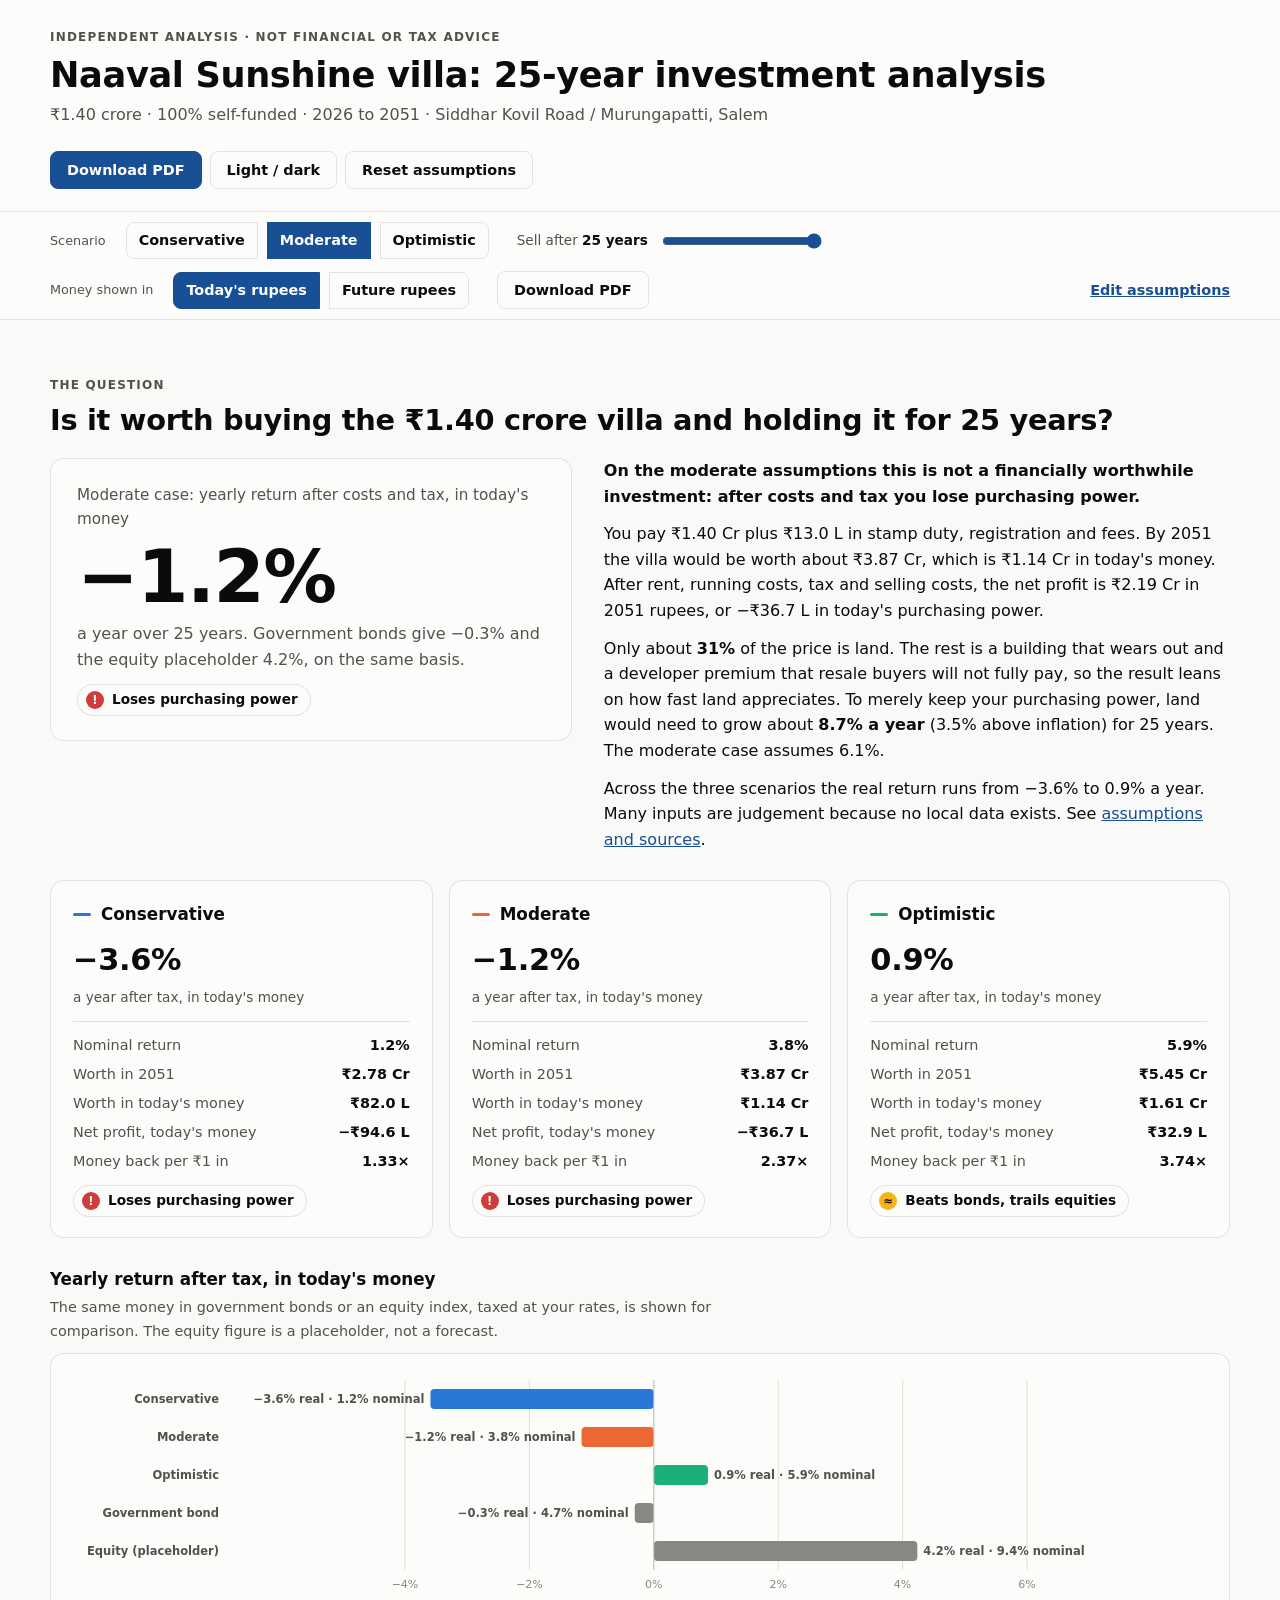
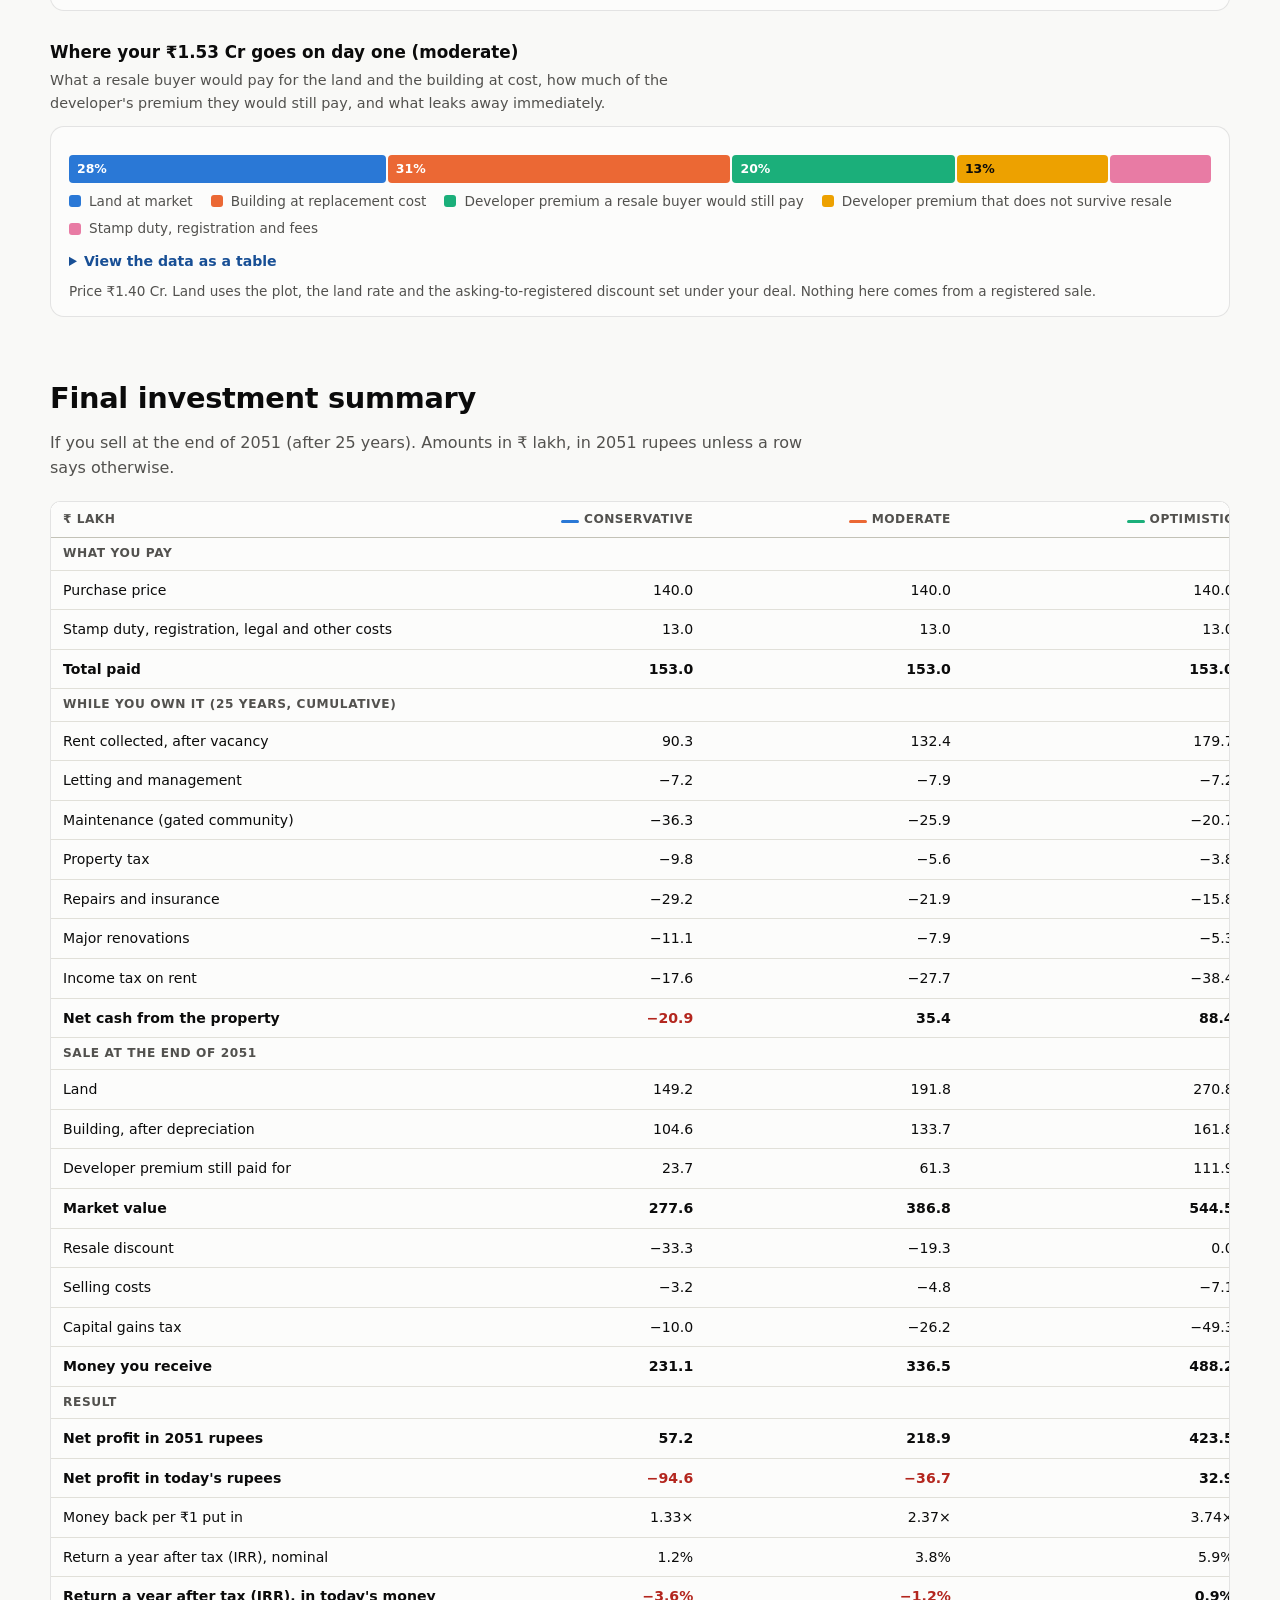
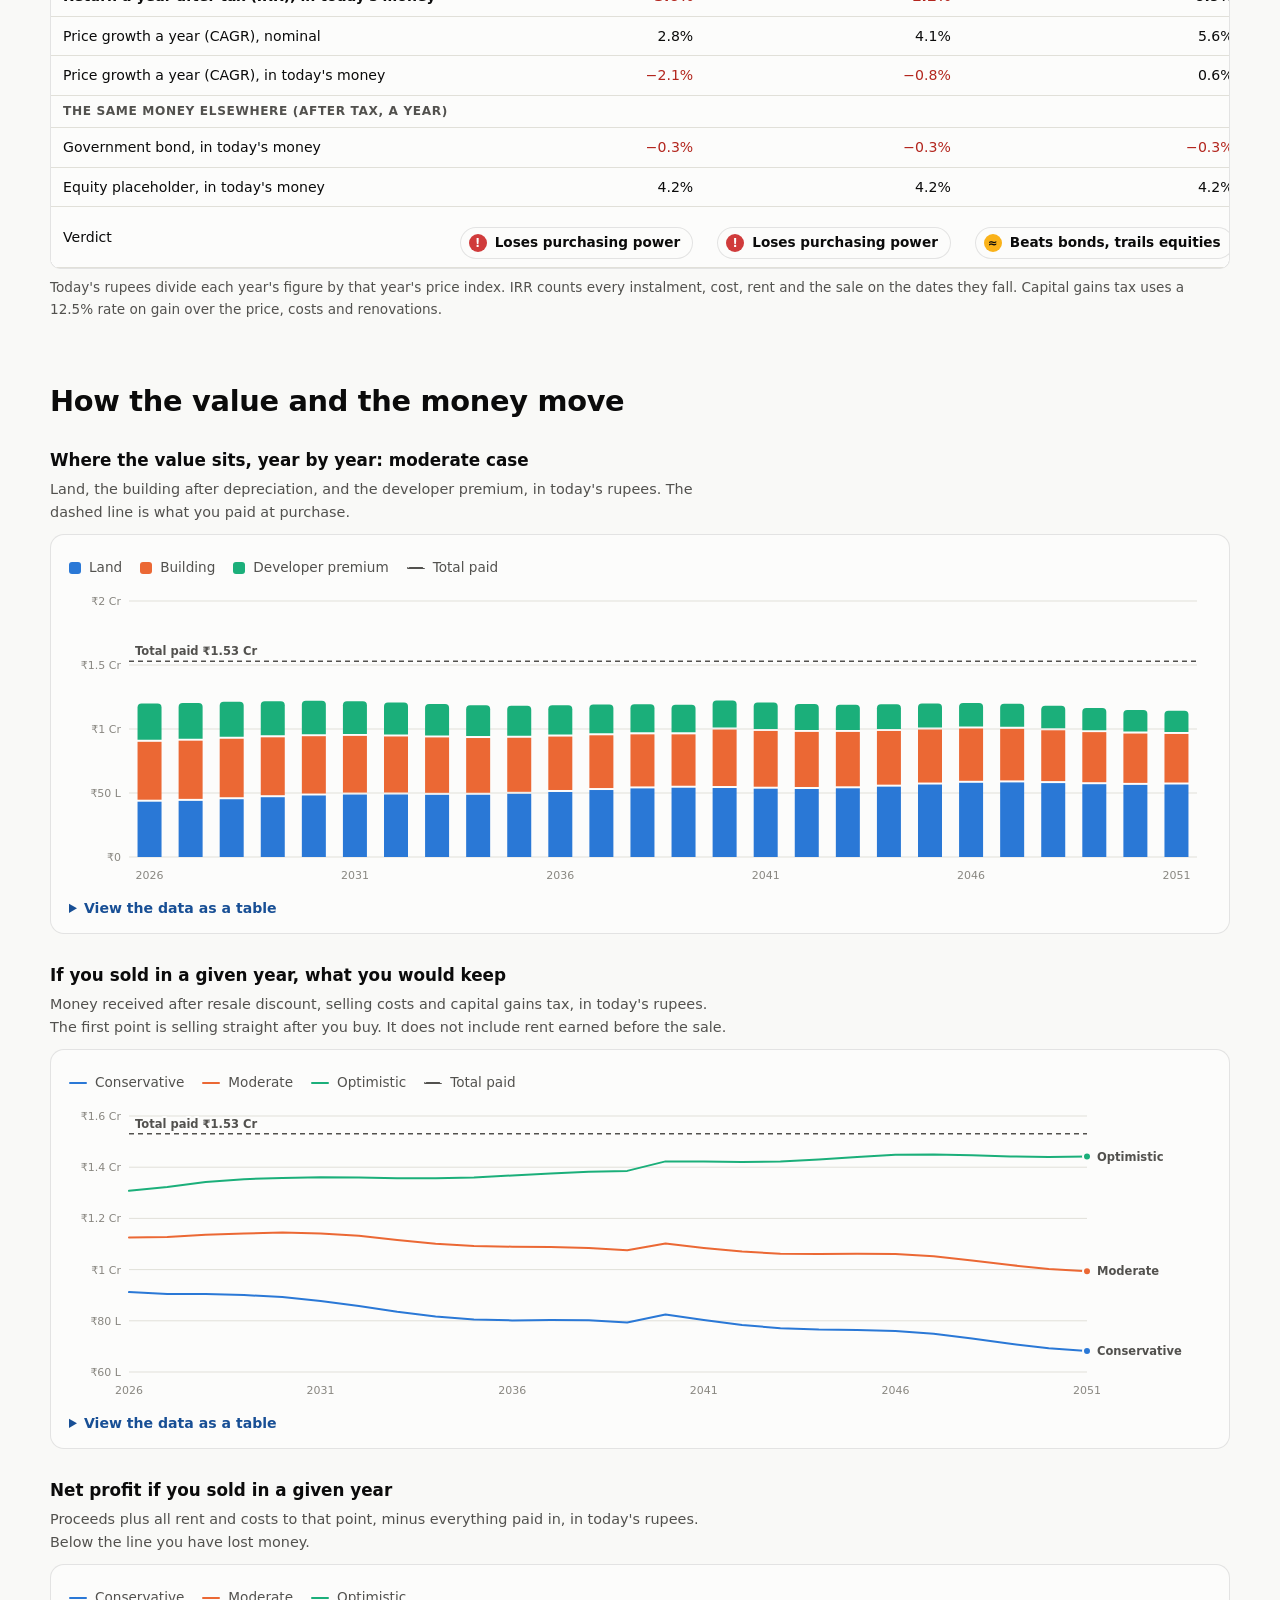
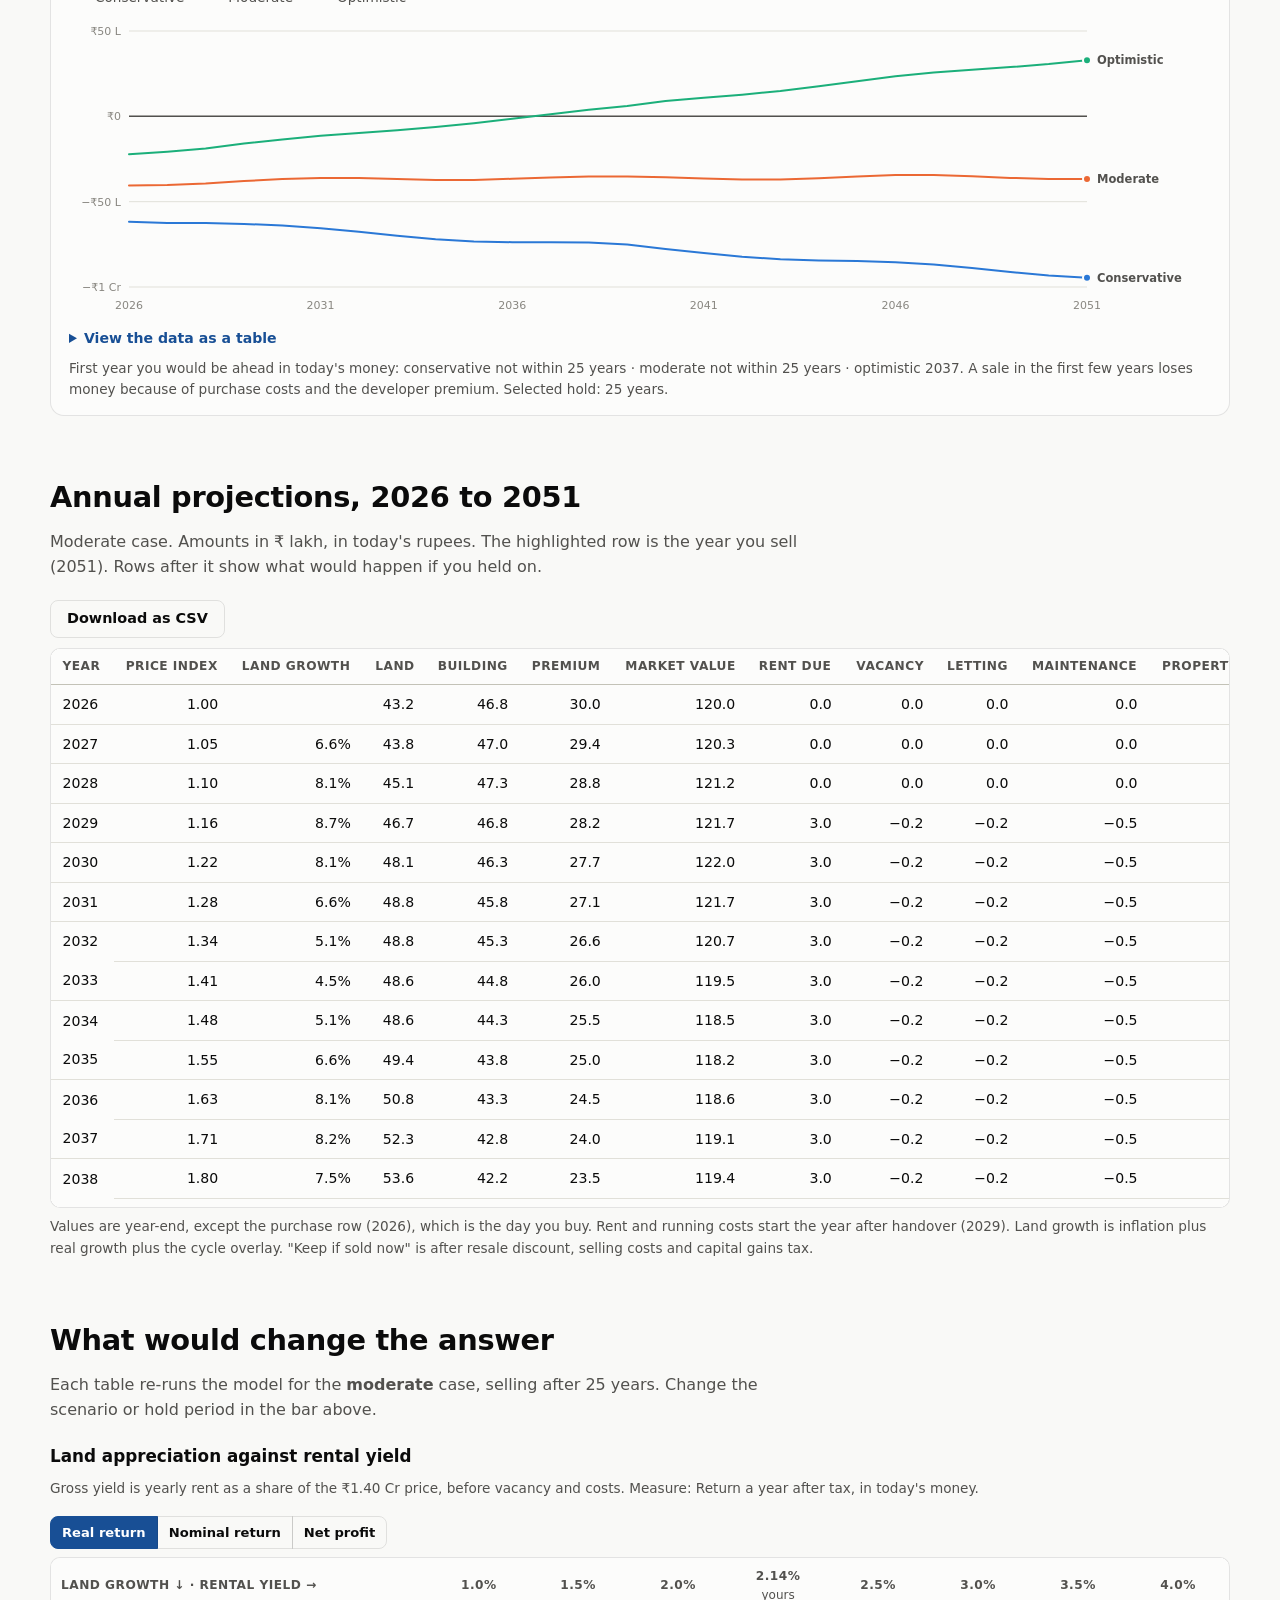
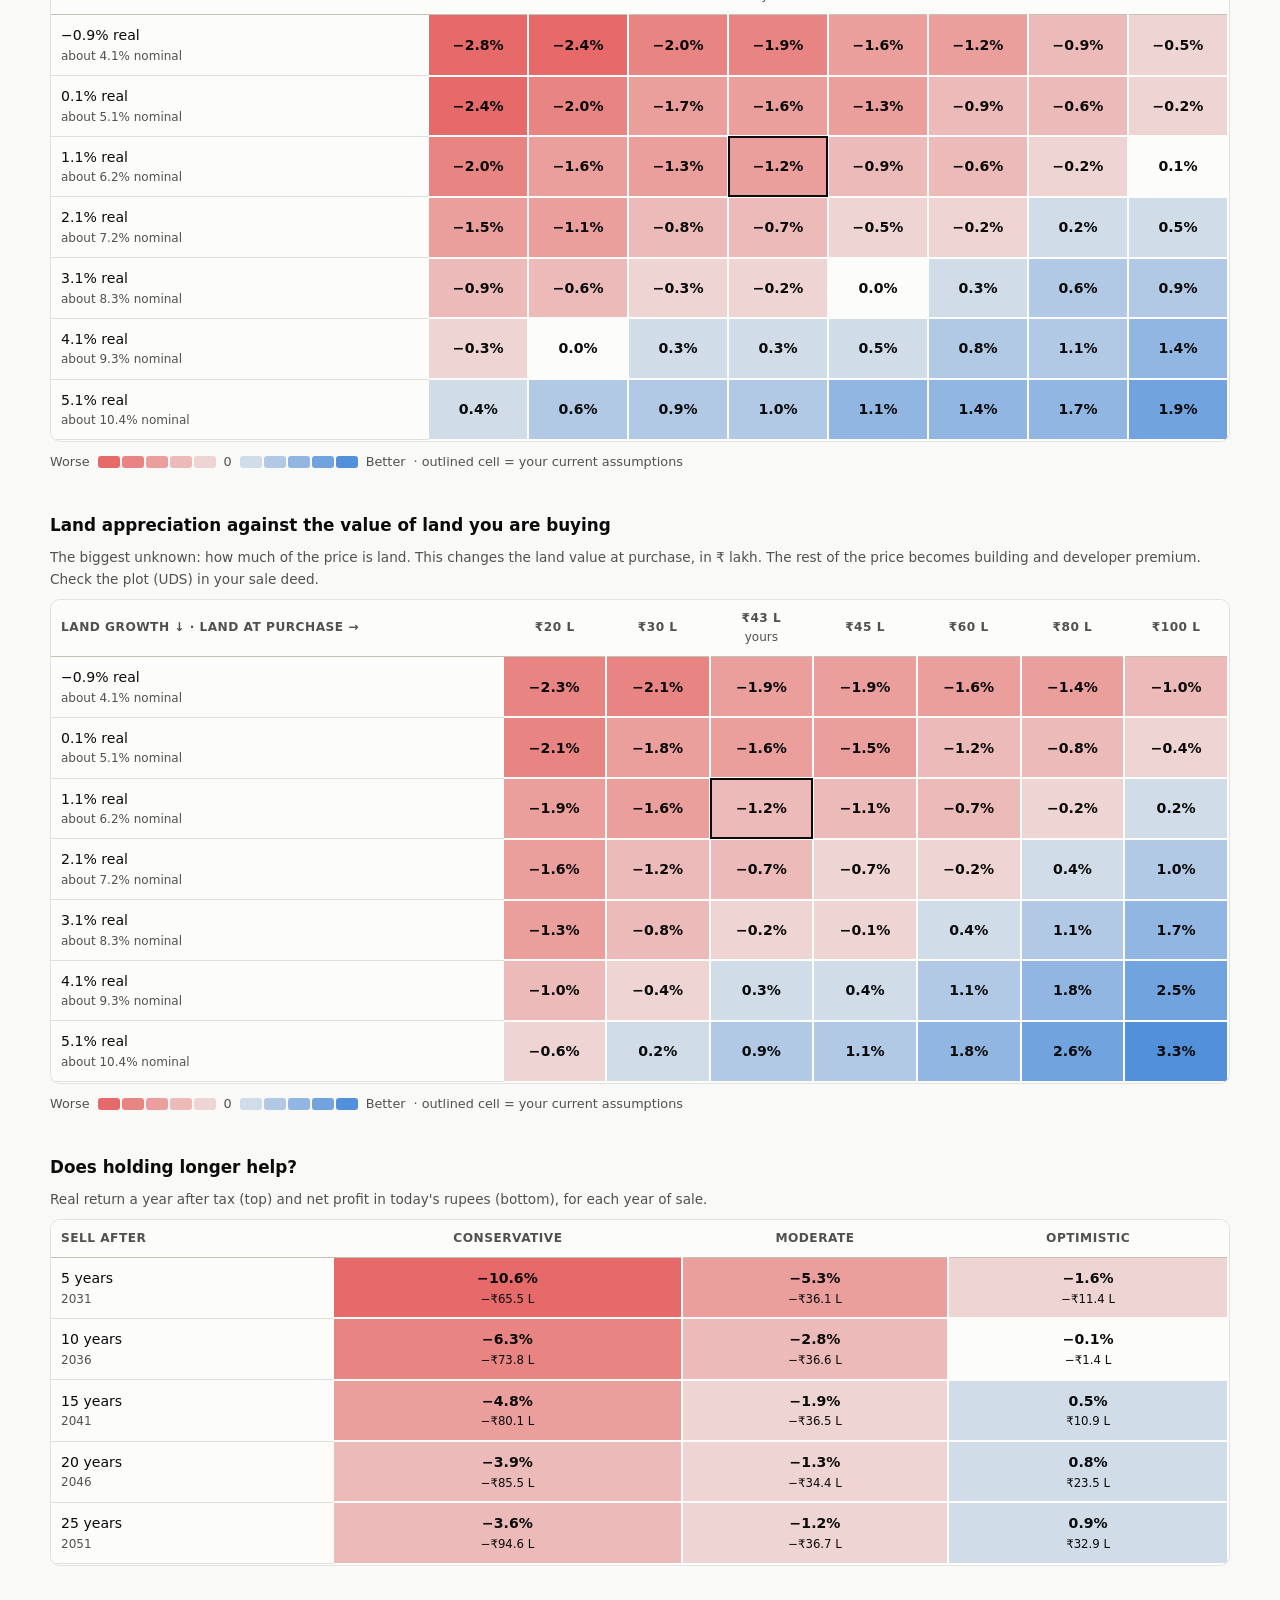
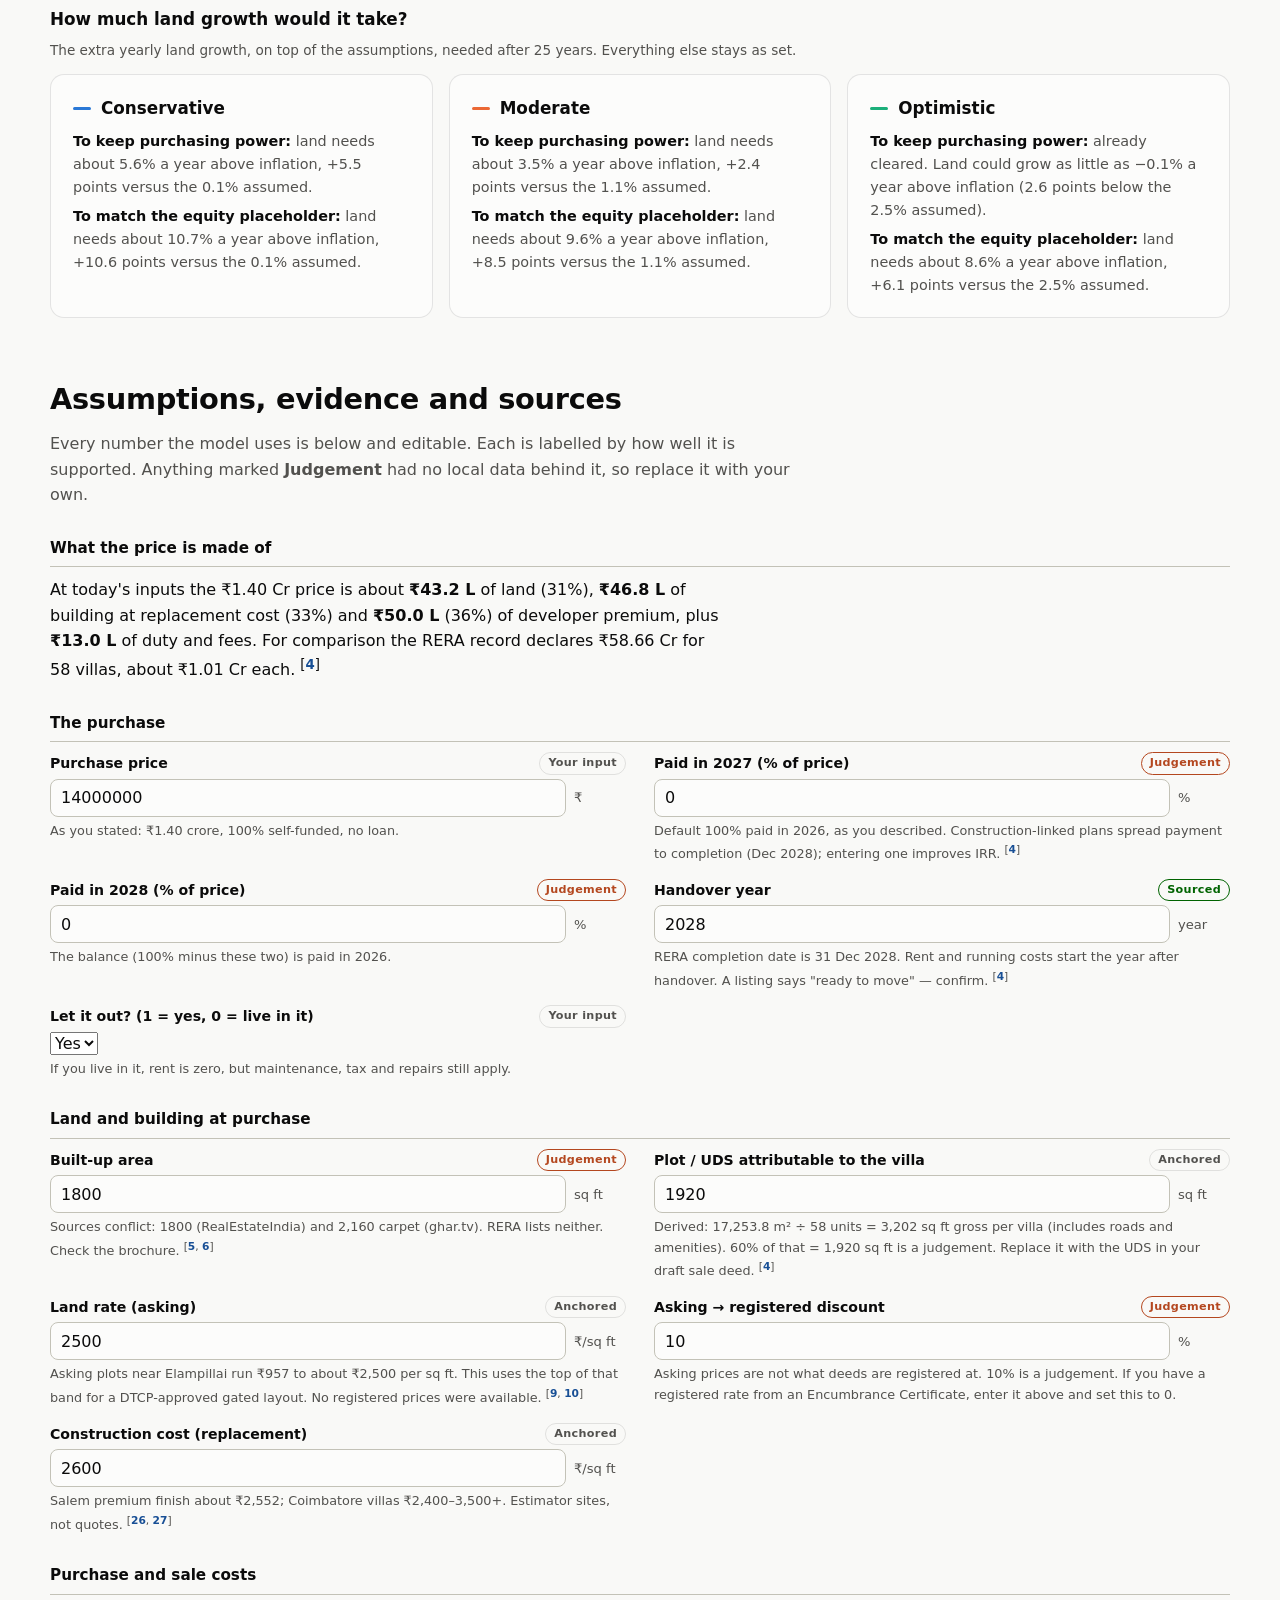
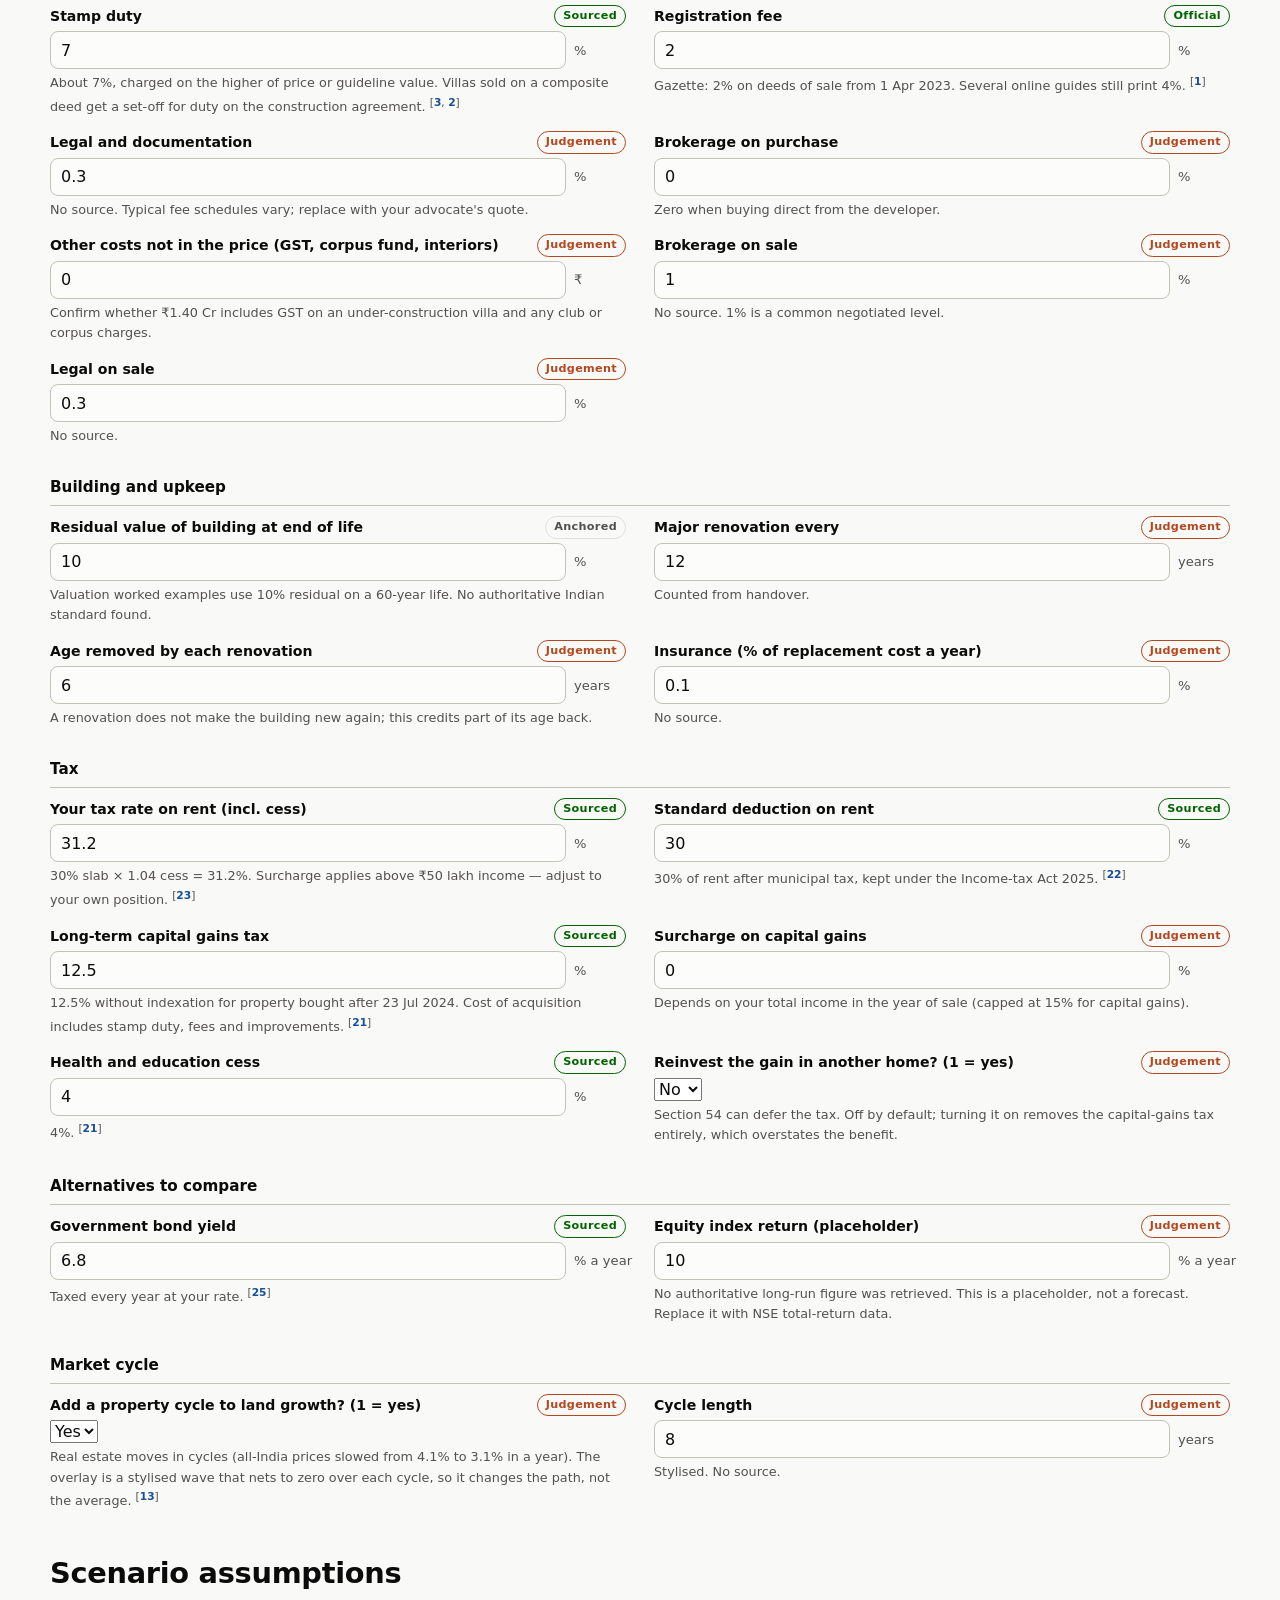
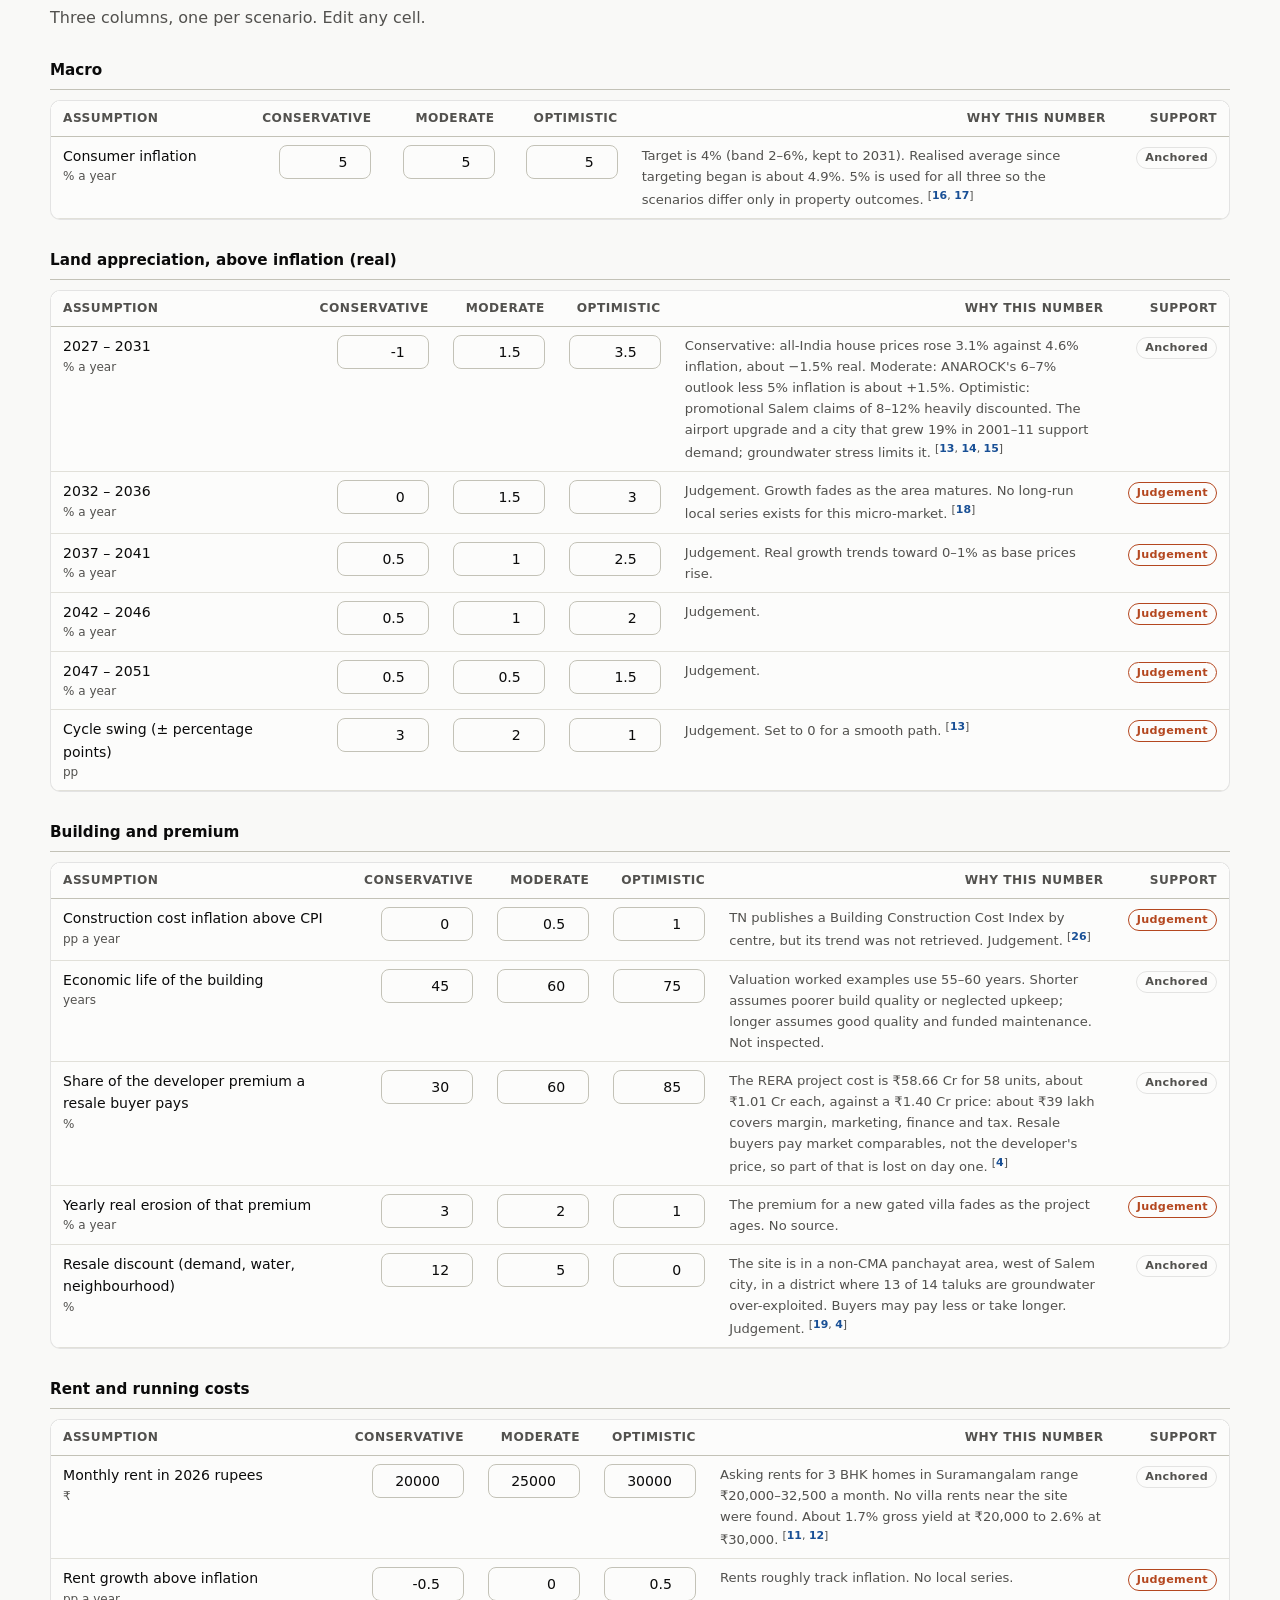
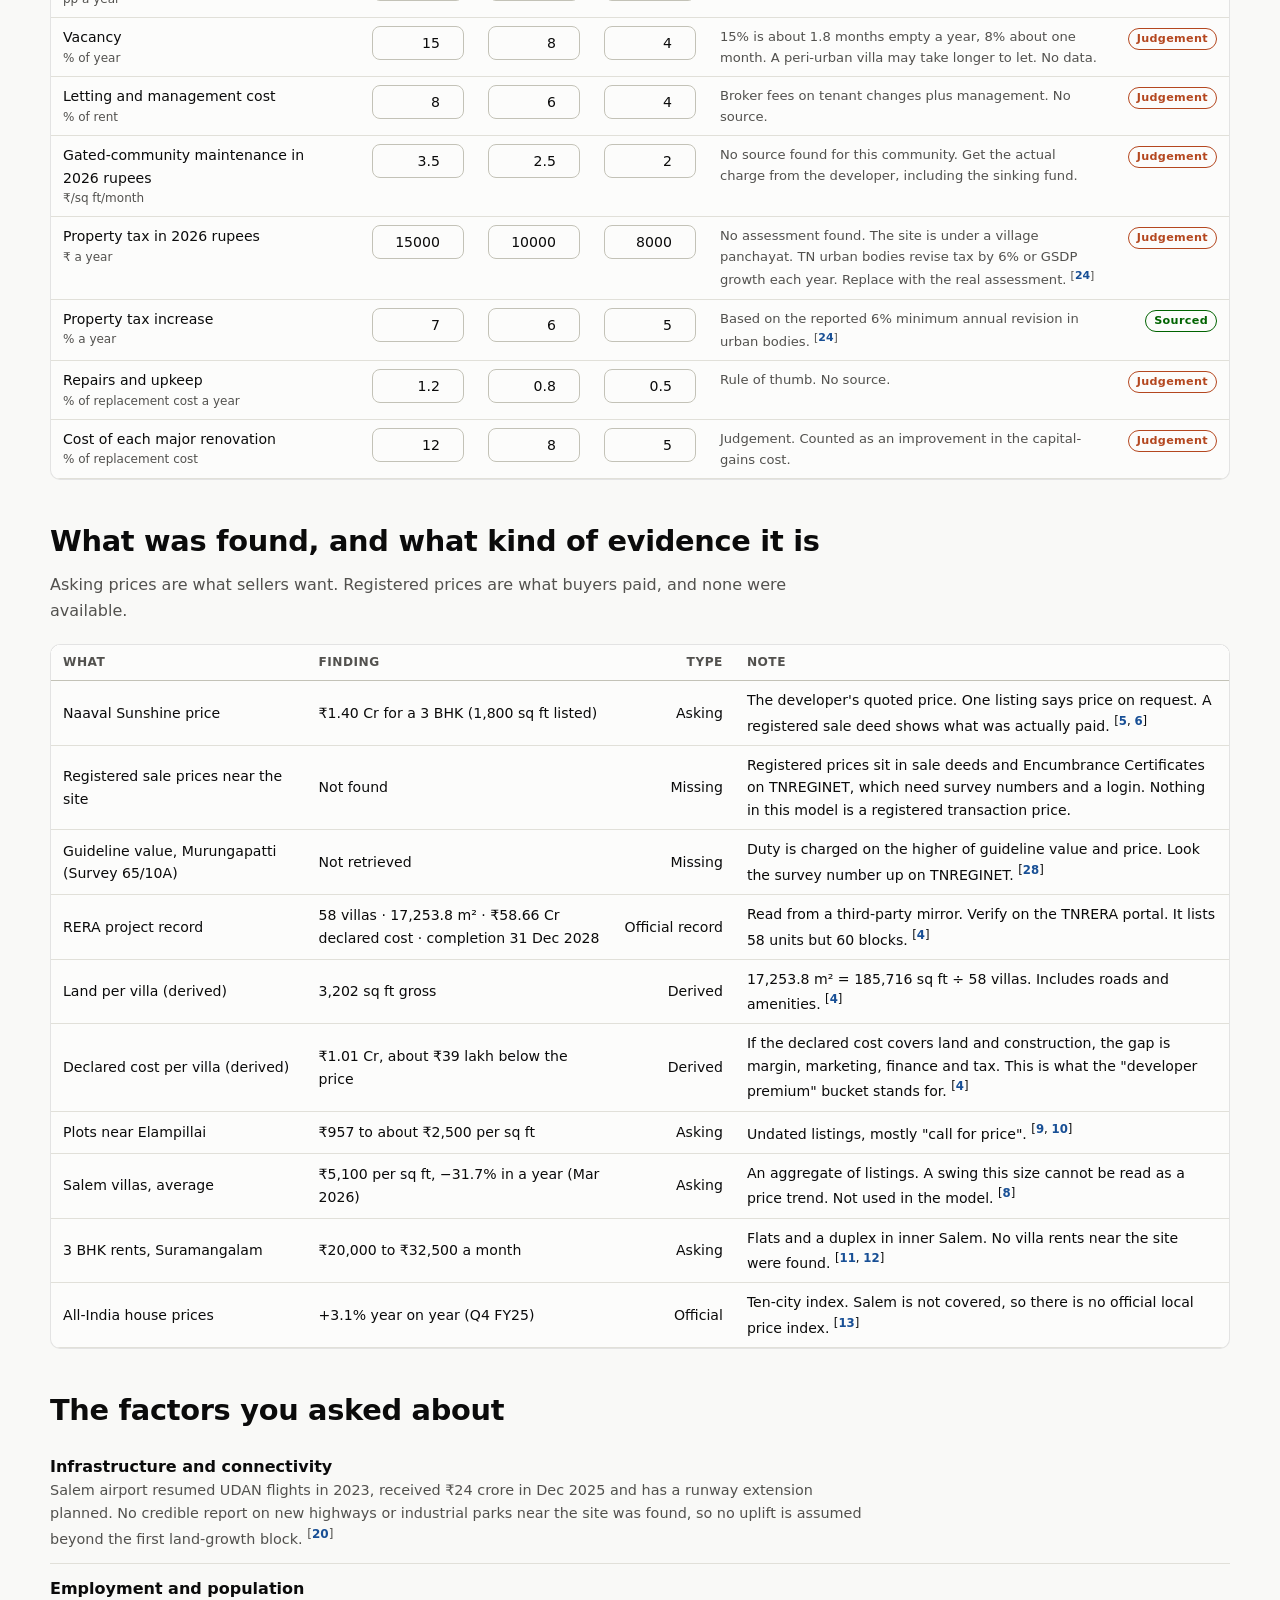
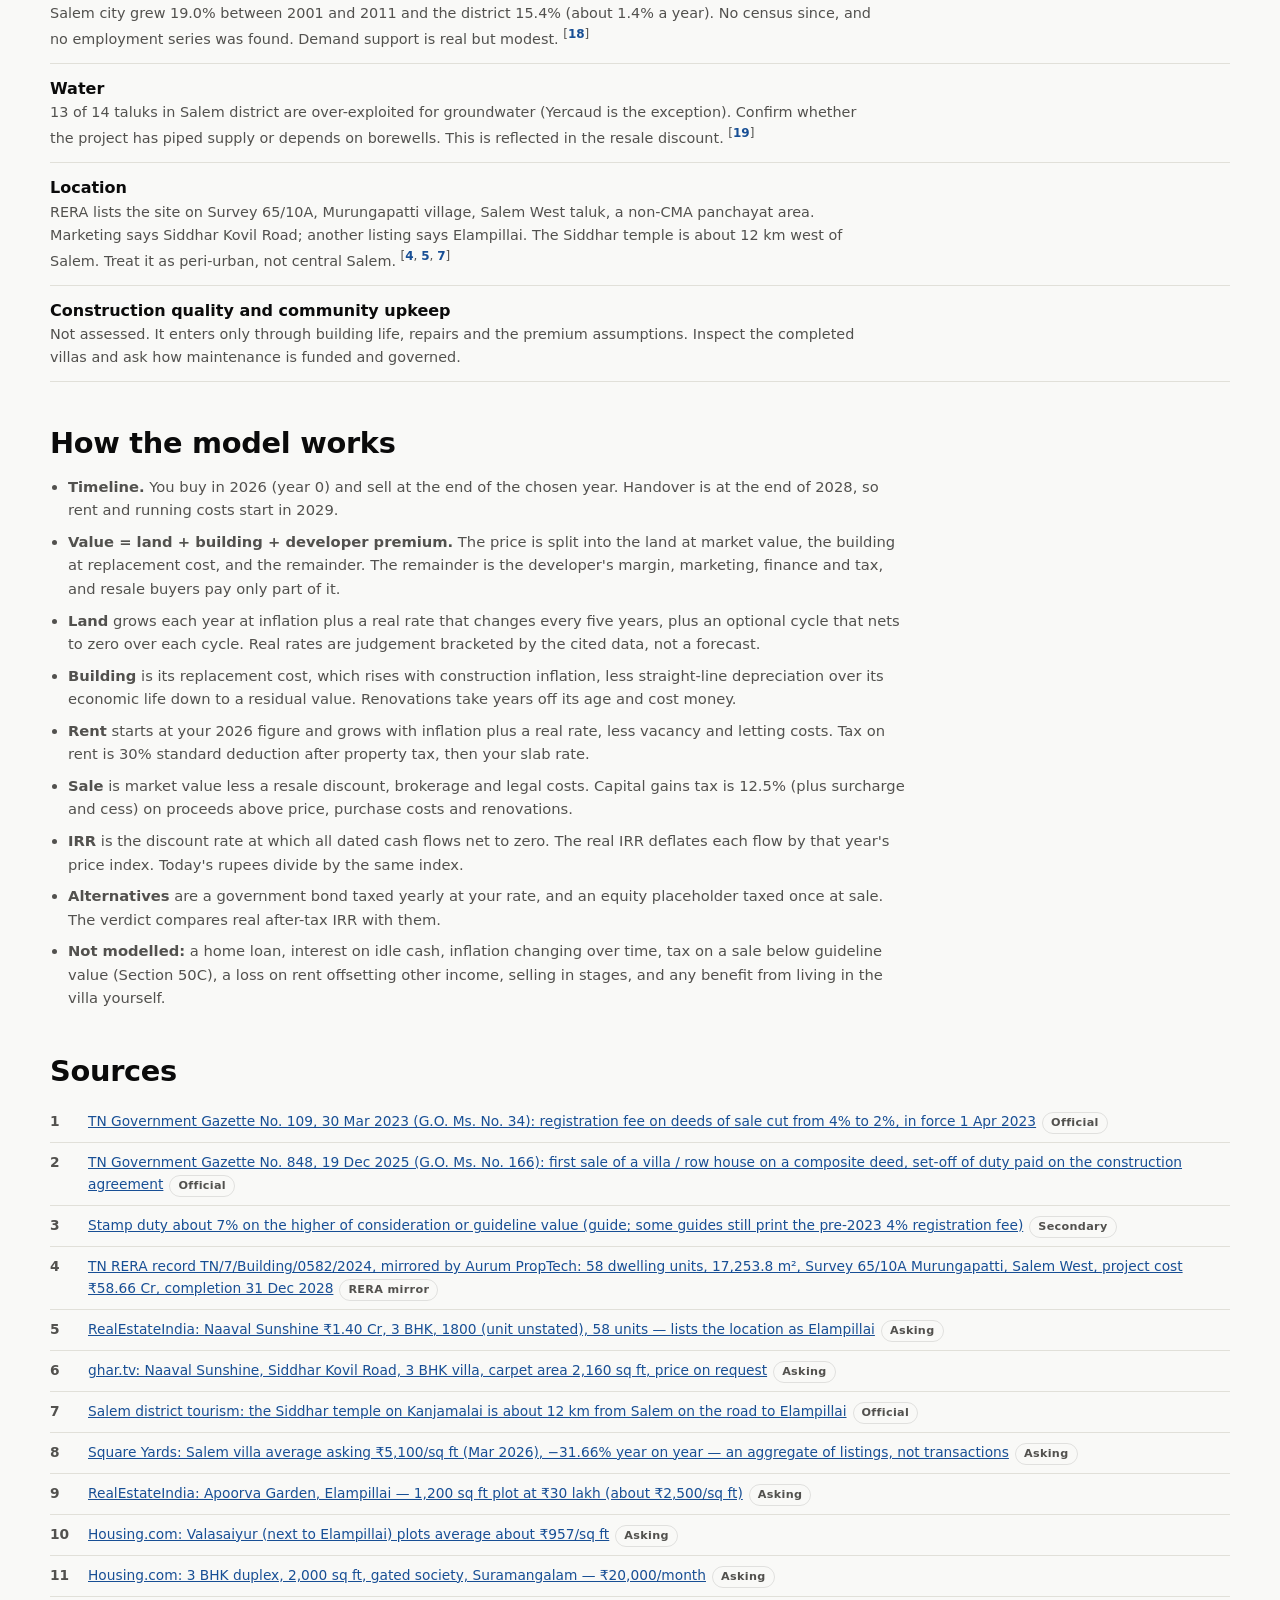
<file: investment-analysis/index.html>
<!doctype html>
<html lang="en">
<head>
  <meta charset="utf-8">
  <meta name="viewport" content="width=device-width, initial-scale=1">
  <meta name="robots" content="noindex">
  <title>25-Year Villa Investment Analysis</title>
  <meta name="description" content="A 25-year, three-scenario investment model for a ₹1.40 crore villa near Siddhar Kovil Road, Salem, with every assumption editable and sourced.">
  <link rel="stylesheet" href="style.css">
  <script src="data.js" defer></script>
  <script src="model.js" defer></script>
  <script src="app.js" defer></script>
</head>
<body>

  <header class="top">
    <div class="wrap top__inner">
      <div>
        <p class="eyebrow">Independent analysis · not financial or tax advice</p>
        <h1>Naaval Sunshine villa: 25-year investment analysis</h1>
        <p class="top__sub">₹1.40 crore · 100% self-funded · 2026 to 2051 · Siddhar Kovil Road / Murungapatti, Salem</p>
        <p class="print-meta" id="printMeta"></p>
      </div>
      <div class="top__actions">
        <button type="button" class="btn btn--primary js-pdf" title="Opens your browser's print dialog. Choose Save as PDF.">Download PDF</button>
        <button type="button" class="btn btn--ghost" id="themeBtn" aria-label="Switch between light and dark colours">Light / dark</button>
        <button type="button" class="btn btn--ghost" id="resetBtn">Reset assumptions</button>
      </div>
    </div>
  </header>

  <nav class="controls" aria-label="View options">
    <div class="wrap controls__inner">
      <fieldset class="seg" id="scenarioSeg">
        <legend>Scenario</legend>
        <label><input type="radio" name="scenario" value="0"><span>Conservative</span></label>
        <label><input type="radio" name="scenario" value="1" checked><span>Moderate</span></label>
        <label><input type="radio" name="scenario" value="2"><span>Optimistic</span></label>
      </fieldset>
      <div class="range">
        <label for="holdRange">Sell after <output id="holdOut">25 years</output></label>
        <input type="range" id="holdRange" min="3" max="25" step="1" value="25">
      </div>
      <fieldset class="seg" id="basisSeg">
        <legend>Money shown in</legend>
        <label><input type="radio" name="basis" value="real" checked><span>Today's rupees</span></label>
        <label><input type="radio" name="basis" value="nominal"><span>Future rupees</span></label>
      </fieldset>
      <button type="button" class="btn btn--ghost js-pdf" title="Opens your browser's print dialog. Choose Save as PDF.">Download PDF</button>
      <a class="controls__link" href="#assumptions">Edit assumptions</a>
    </div>
  </nav>

  <main class="wrap">

    <section id="verdict" aria-labelledby="verdictTitle">
      <p class="eyebrow">The question</p>
      <h2 id="verdictTitle">Is it worth buying the ₹1.40 crore villa and holding it for 25 years?</h2>
      <div id="verdictBody"></div>
    </section>

    <section id="summary" aria-labelledby="summaryTitle">
      <h2 id="summaryTitle">Final investment summary</h2>
      <p class="lead" id="summaryLead"></p>
      <div id="summaryBody"></div>
    </section>

    <section id="charts" aria-labelledby="chartsTitle">
      <h2 id="chartsTitle">How the value and the money move</h2>
      <div id="chartsBody"></div>
    </section>

    <section id="projections" aria-labelledby="projTitle">
      <h2 id="projTitle">Annual projections, 2026 to 2051</h2>
      <p class="lead" id="projLead"></p>
      <div class="table-tools"><button type="button" class="btn btn--ghost" id="csvBtn">Download as CSV</button></div>
      <div id="projBody"></div>
    </section>

    <section id="sensitivity" aria-labelledby="sensTitle">
      <h2 id="sensTitle">What would change the answer</h2>
      <div id="sensBody"></div>
    </section>

    <section id="assumptions" aria-labelledby="assumeTitle">
      <h2 id="assumeTitle">Assumptions, evidence and sources</h2>
      <p class="lead">Every number the model uses is below and editable. Each is labelled by how well it is supported. Anything marked <strong>Judgement</strong> had no local data behind it, so replace it with your own.</p>
      <div id="assumeBody"></div>
    </section>

  </main>

  <footer class="foot">
    <div class="wrap">
      <p>This is a modelling tool, not financial, legal or tax advice. Projections depend entirely on the assumptions above, many of which could not be verified for this micro-market. No registered transaction prices were available. Property values can fall. Confirm tax treatment with a chartered accountant and the site, approvals, area and charges with the developer, the sub-registrar and the TNRERA portal.</p>
    </div>
  </footer>

  <div id="tip" class="tip" role="status" hidden></div>
</body>
</html>
</file>
<file: investment-analysis/style.css>
/* 25-year villa investment analysis.
   Colour roles follow the data-viz reference palette; system sans throughout. */

:root {
  color-scheme: light;
  --page: #f9f9f7;
  --surface: #fcfcfb;
  --ink: #0b0b0b;
  --ink-2: #52514e;
  --muted: #898781;
  --grid: #e1e0d9;
  --axis: #c3c2b7;
  --border: rgba(11, 11, 11, .10);
  --accent: #184f95;
  --accent-ink: #fff;

  --s1: #2a78d6;
  --s2: #eb6834;
  --s3: #1baf7a;
  --s4: #eda100;
  --s5: #e87ba4;

  --div-pos: #2a78d6;
  --div-neg: #e34948;
  --div-mid: #f0efec;
  --heat-ink: #0b0b0b;

  --good: #006300;
  --good-fill: #0ca30c;
  --warn: #8a5a00;
  --warn-fill: #fab219;
  --serious: #b4471f;
  --serious-fill: #ec835a;
  --crit: #b3261e;
  --crit-fill: #d03b3b;

  --font: system-ui, -apple-system, "Segoe UI", Roboto, sans-serif;
}

@media (prefers-color-scheme: dark) {
  :root:where(:not([data-theme="light"])) {
    color-scheme: dark;
    --page: #0d0d0d; --surface: #1a1a19; --ink: #f0efec; --ink-2: #c3c2b7; --muted: #898781;
    --grid: #2c2c2a; --axis: #383835; --border: rgba(255, 255, 255, .10);
    --accent: #3987e5; --accent-ink: #0b0b0b;
    --s1: #3987e5; --s2: #d95926; --s3: #199e70; --s4: #c98500; --s5: #d55181;
    --div-pos: #3987e5; --div-neg: #e66767; --div-mid: #383835; --heat-ink: #fff;
    --good: #0ca30c; --warn: #fab219; --serious: #ec835a; --crit: #ff7a72;
  }
}
:root[data-theme="dark"] {
  color-scheme: dark;
  --page: #0d0d0d; --surface: #1a1a19; --ink: #f0efec; --ink-2: #c3c2b7; --muted: #898781;
  --grid: #2c2c2a; --axis: #383835; --border: rgba(255, 255, 255, .10);
  --accent: #3987e5; --accent-ink: #0b0b0b;
  --s1: #3987e5; --s2: #d95926; --s3: #199e70; --s4: #c98500; --s5: #d55181;
  --div-pos: #3987e5; --div-neg: #e66767; --div-mid: #383835; --heat-ink: #fff;
  --good: #0ca30c; --warn: #fab219; --serious: #ec835a; --crit: #ff7a72;
}

*, *::before, *::after { box-sizing: border-box; }
html { scroll-behavior: smooth; scroll-padding-top: 84px; -webkit-text-size-adjust: 100%; }
body { margin: 0; font: 400 1rem/1.6 var(--font); color: var(--ink); background: var(--page); -webkit-font-smoothing: antialiased; }
h1, h2, h3, h4, p, figure, dl, dd { margin: 0; }
ul, ol { margin: 0; padding: 0; list-style: none; }
button, input, select { font: inherit; color: inherit; }
a { color: var(--accent); }
[hidden] { display: none !important; }

.wrap { width: min(1180px, 100% - 40px); margin-inline: auto; }
section { padding: 56px 0 8px; }
h1 { font-size: clamp(1.5rem, 1.2rem + 1.4vw, 2.2rem); line-height: 1.15; font-weight: 650; letter-spacing: -.01em; }
h2 { font-size: clamp(1.35rem, 1.1rem + 1vw, 1.8rem); line-height: 1.2; font-weight: 650; letter-spacing: -.01em; margin-bottom: 14px; }
h3 { font-size: 1.05rem; font-weight: 650; margin-bottom: 8px; }
.eyebrow { font-size: .75rem; font-weight: 600; letter-spacing: .1em; text-transform: uppercase; color: var(--ink-2); margin-bottom: 8px; }
.lead { color: var(--ink-2); max-width: 74ch; margin-bottom: 20px; }
.muted { color: var(--ink-2); }
.small { font-size: .85rem; }

/* ---------- Header + controls ---------- */
.top { background: var(--surface); border-bottom: 1px solid var(--border); padding: 28px 0 22px; }
.top__inner { display: flex; justify-content: space-between; align-items: flex-end; gap: 24px; flex-wrap: wrap; }
.top__sub { color: var(--ink-2); margin-top: 6px; }
.top__actions { display: flex; gap: 8px; flex-wrap: wrap; }

.btn { height: 38px; padding: 0 16px; border-radius: 8px; border: 1px solid var(--border); background: var(--surface); cursor: pointer; font-size: .9rem; font-weight: 550; }
.btn:hover { background: var(--div-mid); }
.btn--ghost { background: transparent; }
button:focus-visible, input:focus-visible, select:focus-visible, summary:focus-visible, a:focus-visible, [tabindex]:focus-visible { outline: 2px solid var(--accent); outline-offset: 2px; }

.controls { position: sticky; top: 0; z-index: 30; background: var(--surface); border-bottom: 1px solid var(--border); }
.controls__inner { display: flex; align-items: center; gap: 12px 28px; flex-wrap: wrap; padding: 10px 0; }
.controls__link { margin-left: auto; font-size: .9rem; font-weight: 550; }
fieldset { border: 0; padding: 0; margin: 0; min-width: 0; }
.seg { display: flex; align-items: center; gap: 10px; }
.seg legend { float: left; padding: 0; margin-right: 10px; font-size: .8rem; color: var(--ink-2); }
.seg label { cursor: pointer; }
.seg input { position: absolute; opacity: 0; pointer-events: none; }
.seg span { display: inline-block; padding: 6px 12px; border: 1px solid var(--border); border-radius: 8px; font-size: .9rem; font-weight: 550; }
.seg label + label span { margin-left: -1px; border-radius: 0; }
.seg label:first-of-type span { border-radius: 8px 0 0 8px; }
.seg label:last-of-type span { border-radius: 0 8px 8px 0; }
.seg input:checked + span { background: var(--accent); border-color: var(--accent); color: var(--accent-ink); }
.seg input:focus-visible + span { outline: 2px solid var(--accent); outline-offset: 2px; }
.range { display: flex; align-items: center; gap: 12px; }
.range label { font-size: .85rem; color: var(--ink-2); white-space: nowrap; }
.range output { font-weight: 650; color: var(--ink); }
.range input { width: 160px; accent-color: var(--accent); }

/* ---------- Verdict ---------- */
.verdict-grid { display: grid; grid-template-columns: minmax(0, 1fr) minmax(0, 1.2fr); gap: 32px; align-items: start; margin: 20px 0 28px; }
.hero { padding: 24px 26px; background: var(--surface); border: 1px solid var(--border); border-radius: 14px; }
.hero__label { color: var(--ink-2); font-size: .95rem; }
.hero__value { font-size: clamp(3.2rem, 2.4rem + 3.4vw, 4.6rem); line-height: 1.05; font-weight: 700; letter-spacing: -.02em; margin: 6px 0; }
.hero__sub { color: var(--ink-2); }
.prose p + p { margin-top: 12px; }
.prose { max-width: 66ch; }
.prose strong { font-weight: 650; }

.chip { display: inline-flex; align-items: center; gap: 8px; padding: 4px 12px 4px 8px; border-radius: 999px; font-size: .85rem; font-weight: 650; border: 1px solid var(--border); background: var(--surface); margin-top: 12px; }
.chip i { display: inline-grid; place-items: center; width: 18px; height: 18px; border-radius: 50%; font-style: normal; font-size: .72rem; font-weight: 800; color: #0b0b0b; }
.chip--beats i { background: var(--good-fill); }
.chip--mid i { background: var(--warn-fill); }
.chip--flat i { background: var(--serious-fill); }
.chip--loss i { background: var(--crit-fill); color: #fff; }

.cards { display: grid; grid-template-columns: repeat(3, minmax(0, 1fr)); gap: 16px; }
.card { background: var(--surface); border: 1px solid var(--border); border-radius: 14px; padding: 20px 22px; }
.card h3 { display: flex; align-items: center; gap: 10px; }
.key { display: inline-block; width: 18px; height: 0; border-top: 3px solid currentColor; border-radius: 2px; }
.k0 { color: var(--s1); } .k1 { color: var(--s2); } .k2 { color: var(--s3); }
.card__big { font-size: 1.9rem; font-weight: 700; letter-spacing: -.01em; margin: 4px 0 2px; }
.card dl { display: grid; grid-template-columns: 1fr auto; gap: 6px 12px; margin-top: 12px; padding-top: 12px; border-top: 1px solid var(--grid); font-size: .9rem; }
.card dt { color: var(--ink-2); }
.card dd { font-weight: 600; text-align: right; font-variant-numeric: tabular-nums; }

.figure { margin-top: 28px; }
.figure h3 { margin-bottom: 4px; }
.figure .sub { color: var(--ink-2); font-size: .9rem; margin-bottom: 10px; max-width: 74ch; }
.fig-card { background: var(--surface); border: 1px solid var(--border); border-radius: 14px; padding: 18px 18px 14px; }
.legend { display: flex; flex-wrap: wrap; gap: 6px 18px; font-size: .85rem; color: var(--ink-2); margin: 4px 0 8px; }
.legend li { display: inline-flex; align-items: center; gap: 8px; }
.legend .sw { display: inline-block; width: 12px; height: 12px; border-radius: 3px; }
.legend .ln { display: inline-block; width: 18px; height: 0; border-top: 2px solid; border-radius: 2px; }

/* ---------- Charts ---------- */
.chart { position: relative; }
.chart svg { display: block; width: 100%; height: auto; overflow: visible; touch-action: pan-y; }
.chart svg:focus-visible { outline: 2px solid var(--accent); outline-offset: 4px; border-radius: 4px; }
.chart .grid { stroke: var(--grid); stroke-width: 1; }
.chart .axis { stroke: var(--axis); stroke-width: 1; }
.chart text { font-family: var(--font); fill: var(--muted); font-size: 11px; }
.chart .lbl { fill: var(--ink-2); font-size: 11.5px; font-weight: 600; }
.chart .ring { stroke: var(--surface); stroke-width: 2; }
.chart .halo { paint-order: stroke; stroke: var(--surface); stroke-width: 4px; stroke-linejoin: round; }
.chart .ref { stroke: var(--ink-2); stroke-width: 1.5; stroke-dasharray: 5 4; fill: none; }
.chart .zero { stroke: var(--ink-2); stroke-width: 1.5; }
.chart .cross { stroke: var(--ink-2); stroke-width: 1; }
.chart .hit { fill: transparent; }
.chart .bar-hover { fill: var(--ink); opacity: .06; }
.tip { position: fixed; z-index: 50; pointer-events: none; min-width: 150px; max-width: 260px; padding: 10px 12px; background: var(--surface); color: var(--ink); border: 1px solid var(--border); border-radius: 10px; box-shadow: 0 10px 30px -12px rgba(0, 0, 0, .35); font-size: .85rem; }
.tip b { display: block; font-size: .85rem; margin-bottom: 4px; }
.tip div { display: flex; justify-content: space-between; gap: 14px; align-items: center; }
.tip div span:first-child { display: inline-flex; align-items: center; gap: 8px; color: var(--ink-2); }
.tip div span:last-child { font-weight: 700; font-variant-numeric: tabular-nums; }
.tip .ln { display: inline-block; width: 14px; border-top: 3px solid; border-radius: 2px; }
.tip hr { border: 0; border-top: 1px solid var(--grid); margin: 6px 0; }

.segbar { display: flex; height: 28px; gap: 2px; margin: 10px 0 8px; }
.segbar div { display: flex; align-items: center; padding-left: 8px; border-radius: 4px; font-size: .78rem; font-weight: 650; color: #fff; overflow: hidden; white-space: nowrap; min-width: 0; }
.segbar div.dark-ink { color: #0b0b0b; }
.bg1 { background: var(--s1); } .bg2 { background: var(--s2); } .bg3 { background: var(--s3); } .bg4 { background: var(--s4); } .bg5 { background: var(--s5); }

details.twin { margin-top: 10px; font-size: .88rem; }
details.twin summary { cursor: pointer; color: var(--accent); font-weight: 600; width: fit-content; }
.scroll { overflow-x: auto; max-width: 100%; margin-top: 8px; border: 1px solid var(--border); border-radius: 10px; background: var(--surface); }
.scroll.tall { max-height: 560px; overflow: auto; }

/* ---------- Tables ---------- */
table { border-collapse: collapse; width: 100%; font-size: .88rem; font-variant-numeric: tabular-nums; }
th, td { padding: 8px 12px; text-align: right; border-bottom: 1px solid var(--grid); white-space: nowrap; }
th:first-child, td:first-child { text-align: left; }
thead th { position: sticky; top: 0; z-index: 2; background: var(--surface); font-size: .76rem; font-weight: 650; color: var(--ink-2); text-transform: uppercase; letter-spacing: .04em; border-bottom: 1px solid var(--axis); }
tbody th { font-weight: 500; color: var(--ink); }
tr.sec th, tr.sec td { background: var(--div-mid); font-size: .76rem; font-weight: 700; text-transform: uppercase; letter-spacing: .05em; color: var(--ink-2); padding: 6px 12px; }
tr.total th, tr.total td { font-weight: 700; border-top: 1px solid var(--axis); }
td.neg { color: var(--crit); }
td.wrap, th.wrap { white-space: normal; text-align: left; min-width: 220px; }
.freeze th:first-child, .freeze td:first-child { position: sticky; left: 0; background: var(--surface); z-index: 1; }
thead.freeze th:first-child { z-index: 3; }

.table-tools { margin-bottom: 10px; }
.sel { margin: 0 0 12px; }

/* ---------- Sensitivity ---------- */
.sens + .sens { margin-top: 40px; }
.sens__head { display: flex; justify-content: space-between; align-items: end; gap: 16px; flex-wrap: wrap; margin-bottom: 6px; }
.metric { display: flex; gap: 0; }
.metric label { cursor: pointer; }
.metric input { position: absolute; opacity: 0; pointer-events: none; }
.metric span { display: inline-block; padding: 5px 11px; border: 1px solid var(--border); font-size: .82rem; font-weight: 550; margin-left: -1px; }
.metric label:first-child span { border-radius: 8px 0 0 8px; margin-left: 0; }
.metric label:last-child span { border-radius: 0 8px 8px 0; }
.metric input:checked + span { background: var(--accent); color: var(--accent-ink); border-color: var(--accent); }
.metric input:focus-visible + span { outline: 2px solid var(--accent); outline-offset: 2px; }
table.heat th, table.heat td { text-align: center; padding: 9px 10px; }
table.heat thead th:first-child, table.heat tbody th { text-align: left; position: static; }
table.heat td { font-weight: 600; border-bottom: 2px solid var(--surface); border-right: 2px solid var(--surface); min-width: 70px; }
table.heat td.base { outline: 2px solid var(--ink); outline-offset: -2px; }
table.heat th small { display: block; font-weight: 400; color: var(--ink-2); font-size: .75rem; text-transform: none; letter-spacing: 0; }
.scale { display: flex; align-items: center; gap: 8px; margin-top: 10px; font-size: .8rem; color: var(--ink-2); flex-wrap: wrap; }
.scale__bar { display: flex; gap: 2px; }
.scale__bar i { width: 22px; height: 12px; border-radius: 3px; display: block; }
.be { display: grid; grid-template-columns: repeat(3, minmax(0, 1fr)); gap: 16px; margin-top: 12px; }
.be .card p { font-size: .9rem; color: var(--ink-2); margin-top: 6px; }
.be .card strong { color: var(--ink); }

/* ---------- Assumptions ---------- */
.fields { display: grid; grid-template-columns: repeat(2, minmax(0, 1fr)); gap: 14px 28px; }
.field label { display: flex; justify-content: space-between; gap: 10px; font-size: .88rem; font-weight: 600; margin-bottom: 4px; }
.field .inp { display: flex; align-items: center; gap: 8px; }
.field input { width: 100%; height: 38px; padding: 0 10px; border: 1px solid var(--axis); border-radius: 8px; background: var(--surface); font-variant-numeric: tabular-nums; }
.field .unit { color: var(--ink-2); font-size: .82rem; white-space: nowrap; min-width: 52px; }
.field .note { font-size: .8rem; color: var(--ink-2); margin-top: 4px; }
.badge { display: inline-block; padding: 1px 8px; border-radius: 999px; border: 1px solid var(--border); font-size: .7rem; font-weight: 650; letter-spacing: .03em; color: var(--ink-2); white-space: nowrap; }
.badge--judgement { border-color: var(--serious); color: var(--serious); }
.badge--official, .badge--sourced { border-color: var(--good); color: var(--good); }
.group { margin: 28px 0 10px; font-size: .95rem; font-weight: 700; padding-bottom: 6px; border-bottom: 1px solid var(--axis); }
.group:first-child { margin-top: 0; }
.params td, .params th { vertical-align: top; }
.params input { width: 92px; height: 34px; padding: 0 8px; border: 1px solid var(--axis); border-radius: 8px; background: var(--surface); text-align: right; font-variant-numeric: tabular-nums; }
.params td.basis { white-space: normal; text-align: left; min-width: 320px; max-width: 460px; color: var(--ink-2); font-size: .82rem; }
.params th.lab { white-space: normal; min-width: 180px; }
.params .unit { display: block; font-size: .75rem; color: var(--ink-2); font-weight: 400; }
sup a { text-decoration: none; font-weight: 650; }
.warn-box { margin: 10px 0 0; padding: 10px 14px; border: 1px solid var(--serious); border-radius: 10px; color: var(--ink); font-size: .88rem; background: color-mix(in srgb, var(--serious-fill) 12%, var(--surface)); }
.sources { counter-reset: s; }
.sources li { display: flex; gap: 10px; padding: 8px 0; border-bottom: 1px solid var(--grid); font-size: .86rem; }
.sources li > span:first-child { min-width: 28px; font-weight: 700; color: var(--ink-2); }
.sources .k { display: inline-block; margin-left: 6px; }
.factors li { padding: 12px 0; border-bottom: 1px solid var(--grid); }
.factors b { display: block; }
.factors p { color: var(--ink-2); font-size: .9rem; max-width: 90ch; }
.method li { margin: 0 0 8px 18px; list-style: disc; color: var(--ink-2); font-size: .92rem; max-width: 90ch; }

.foot { margin-top: 56px; padding: 28px 0 48px; border-top: 1px solid var(--border); color: var(--ink-2); font-size: .85rem; }
.foot p { max-width: 90ch; }

table.heat tbody th { background: var(--surface); }

@media screen and (max-width: 720px) {
  .controls { position: static; }
  .sum th, .sum td { padding: 8px 6px; }
  .sum tbody th { white-space: normal; min-width: 108px; max-width: 124px; font-size: .82rem; }
  .sum thead th { font-size: .64rem; letter-spacing: 0; white-space: normal; }
  .sum thead .key { display: none; }
  .sum td .chip { white-space: normal; text-align: left; max-width: 92px; font-size: .68rem; padding: 3px 6px; margin-top: 0; }
  .sum td .chip i { display: none; }
  table.heat tbody th small { display: none; }
  table.heat th, table.heat td { padding: 8px 6px; min-width: 56px; }
  table.heat tbody th { min-width: 84px; position: sticky; left: 0; z-index: 1; }
  table.heat thead th:first-child { white-space: normal; min-width: 84px; }
}

@media (max-width: 900px) {
  .verdict-grid, .cards, .be, .fields { grid-template-columns: 1fr; }
  .controls__link { margin-left: 0; }
  .range input { width: 120px; }
  section { padding-top: 40px; }
}
@media (max-width: 560px) {
  .wrap { width: calc(100% - 28px); }
  .seg { flex-wrap: wrap; }
  .seg legend { float: none; width: 100%; margin: 0 0 4px; }
  .hero { padding: 18px; }
  .fig-card { padding: 12px 10px; }
}
.btn--primary { background: var(--accent); border-color: var(--accent); color: var(--accent-ink); }
.btn--primary:hover { background: var(--accent); filter: brightness(1.08); }
.print-meta { display: none; }

/* ---------- Print / PDF report ---------- */
@media print {
  @page { size: A4; margin: 12mm 12mm 14mm; @bottom-left { content: "Independent analysis. Not financial, legal or tax advice."; font: 8px system-ui, sans-serif; color: #666; } @bottom-right { content: counter(page) " / " counter(pages); font: 8px system-ui, sans-serif; color: #666; } }
  @page wide { size: A4 landscape; margin: 10mm 10mm 12mm; }
  * { -webkit-print-color-adjust: exact; print-color-adjust: exact; }
  body { background: #fff; font-size: 11px; line-height: 1.5; }
  .controls, .top__actions, .table-tools, .controls__link, .tip, details.twin, .metric { display: none !important; }
  .wrap { width: 100%; }
  .top { padding: 0 0 6px; border: 0; background: none; }
  .print-meta { display: block; margin-top: 6px; font-size: 10px; color: var(--ink-2); }
  h1 { font-size: 20px; }
  h2 { font-size: 16px; margin-bottom: 8px; }
  section { padding: 14px 0 0; break-before: page; }
  #verdict { break-before: auto; }
  .lead, .prose { max-width: none; }
  .verdict-grid { grid-template-columns: 1fr 1.35fr; gap: 18px; }
  .cards, .be { grid-template-columns: repeat(3, minmax(0, 1fr)); }
  .fields { grid-template-columns: repeat(2, minmax(0, 1fr)); gap: 10px 20px; }
  .hero { padding: 14px 16px; }
  .hero__value { font-size: 40px; margin: 2px 0; }
  .card { padding: 10px 14px; }
  .card dl { margin-top: 8px; padding-top: 8px; gap: 3px 12px; }
  .card__big { font-size: 1.6rem; }
  .verdict-grid { margin: 12px 0 14px; }
  .fig-card { padding: 10px; }
  .scroll, .scroll.tall { overflow: visible; max-height: none; border: 0; background: none; }
  thead th, .freeze th:first-child, .freeze td:first-child, table.heat tbody th { position: static; }
  tr, .card, .fig-card, .figure, .hero, .warn-box, .factors li, .sources li, .sens { break-inside: avoid; }
  .figure { margin-top: 10px; }
  .figure .sub { margin-bottom: 4px; }
  .segbar { margin: 6px 0 4px; }
  .legend { margin: 2px 0 4px; }
  h2, h3, .group { break-after: avoid; }
  th, td { padding: 4px 8px; white-space: nowrap; }
  table { font-size: 10px; }
  table.heat th, table.heat td { padding: 5px 3px; min-width: 0; font-size: 10px; }
  #projections { page: wide; }
  #projections table { font-size: 8.6px; }
  #projections thead th { white-space: normal; letter-spacing: 0; font-size: 7px; line-height: 1.15; vertical-align: bottom; padding: 4px 3px; }
  #projections td, #projections tbody th { padding: 3px 4px; }
  .params td.basis { min-width: 0; max-width: none; }
  .params input, .field input, .field select { border: 0; padding: 0; background: none; appearance: none; -webkit-appearance: none; width: auto; height: auto; text-align: left; font: inherit; }
  .field .inp { gap: 4px; }
  .field .unit { min-width: 0; }
  a { color: inherit; text-decoration: none; }
  .sources a { word-break: break-all; }
  .foot { display: none; }
}
@media (prefers-reduced-motion: reduce) { html { scroll-behavior: auto; } }
</file>
